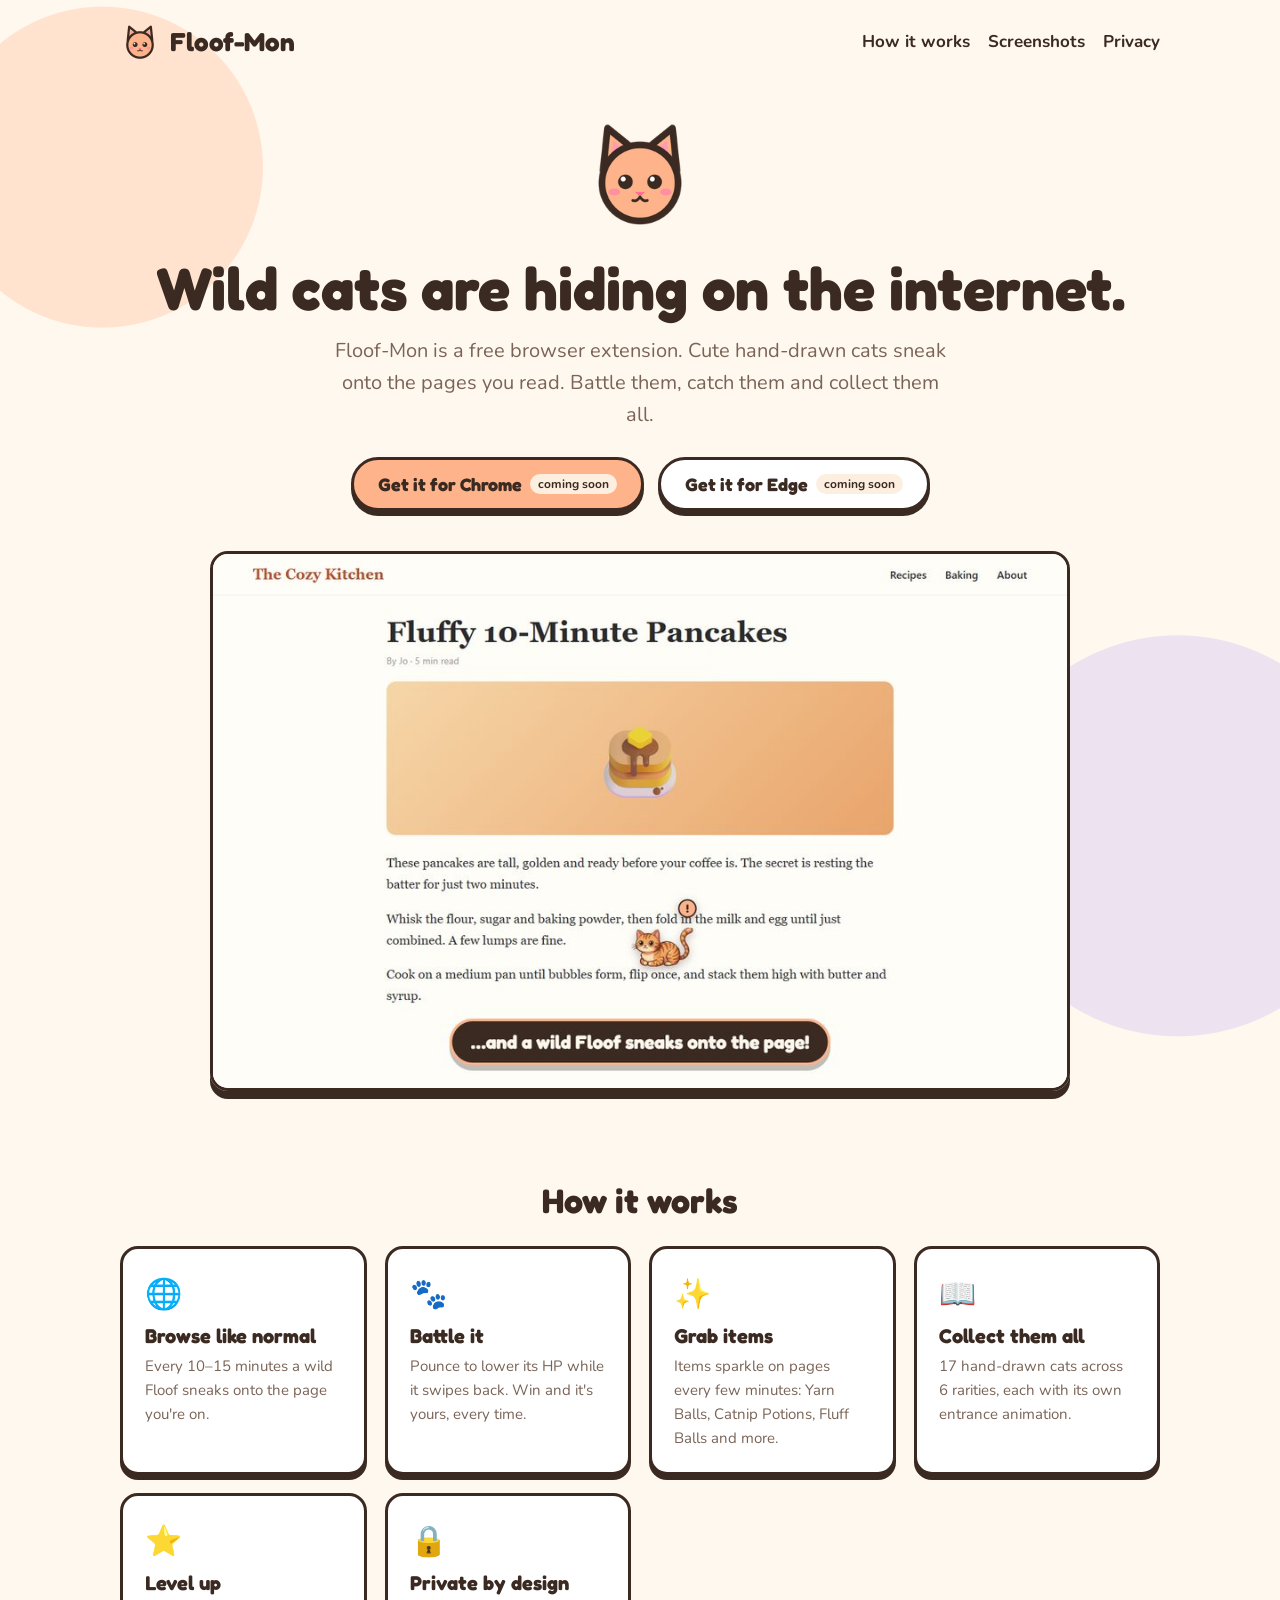
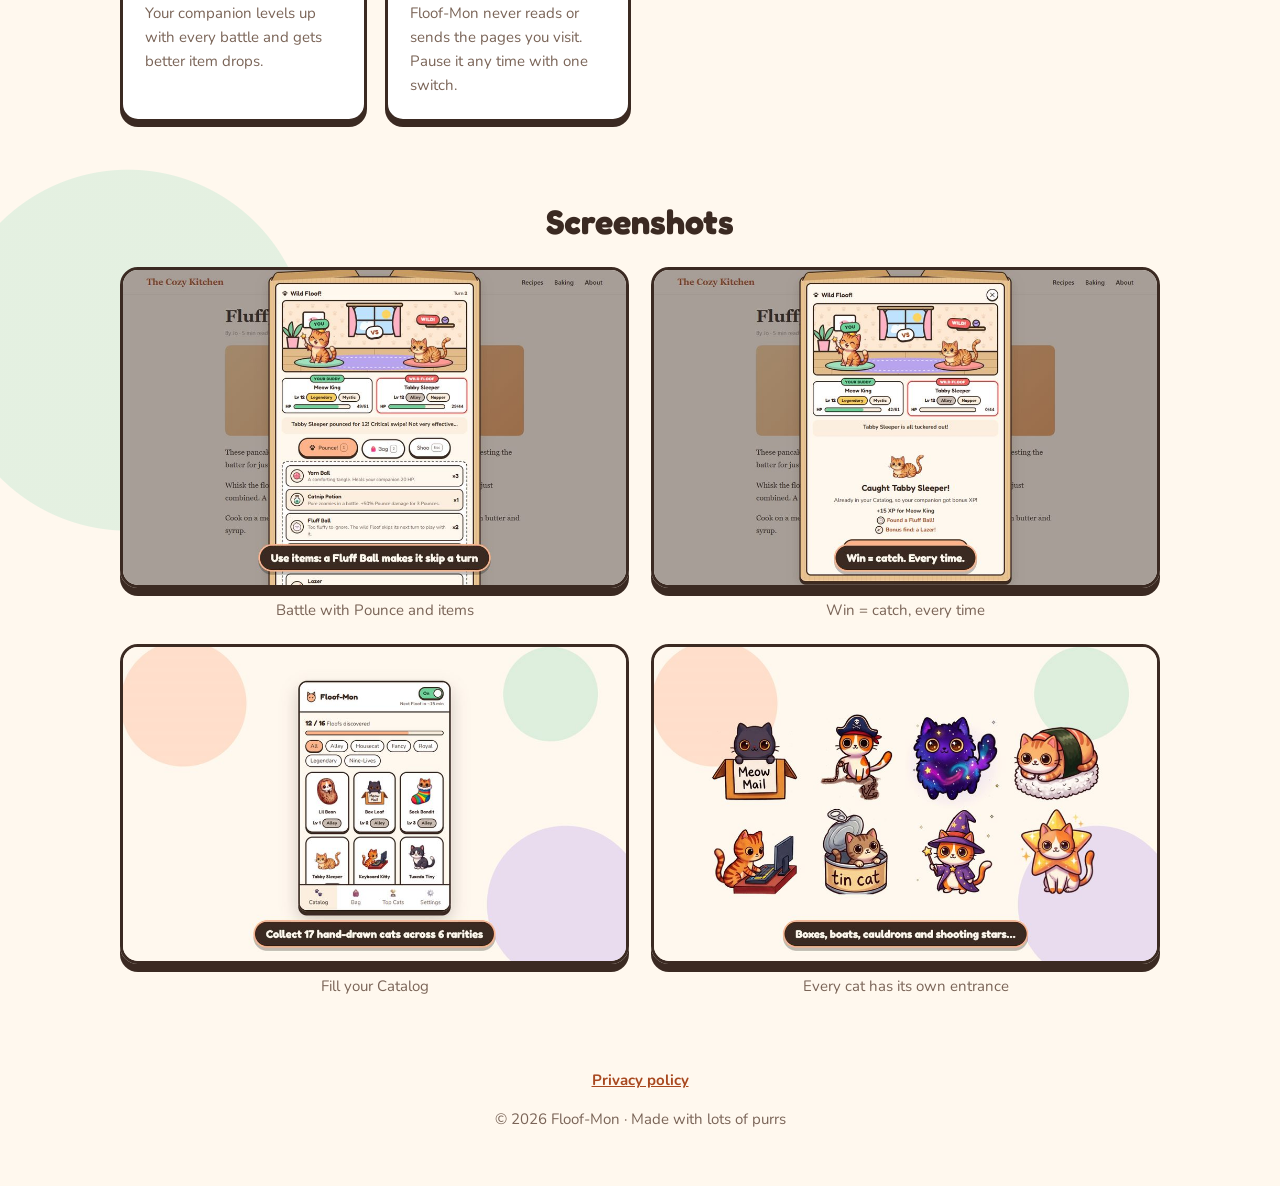
<file: index.html>
<!doctype html>
<html lang="en">
<head>
  <meta charset="utf-8" />
  <meta name="viewport" content="width=device-width, initial-scale=1" />
  <title>Floof-Mon: catch cute cats while you browse</title>
  <meta name="description" content="Floof-Mon is a free browser extension: wild cats appear on the pages you visit. Battle them, catch them and collect them all." />
  <link rel="icon" href="img/favicon.png" />
  <link rel="preconnect" href="https://fonts.googleapis.com" />
  <link rel="preconnect" href="https://fonts.gstatic.com" crossorigin />
  <link href="https://fonts.googleapis.com/css2?family=Fredoka:wght@500;600;700&family=Nunito:wght@400;700&display=swap" rel="stylesheet" />
  <link rel="stylesheet" href="style.css" />
</head>
<body>
  <header class="top">
    <div class="wrap">
      <a class="brand" href="./"><img src="img/logo.png" alt="" />Floof-Mon</a>
      <nav><a href="#features">How it works</a><a href="#gallery">Screenshots</a><a href="privacy.html">Privacy</a></nav>
    </div>
  </header>

  <main>
    <section class="hero wrap">
      <img class="logo" src="img/logo.png" alt="Floof-Mon cat logo" />
      <h1>Wild cats are hiding on the internet.</h1>
      <p>Floof-Mon is a free browser extension. Cute hand-drawn cats sneak onto the pages you read. Battle them, catch them and collect them all.</p>
      <div class="btns">
        <!-- Replace "#" with your store links once Floof-Mon is published. -->
        <a class="btn" href="#">Get it for Chrome <span class="soon">coming soon</span></a>
        <a class="btn alt" href="#">Get it for Edge <span class="soon">coming soon</span></a>
      </div>
      <img class="shot" src="img/1-wild-floof.jpg" alt="A wild Floof sitting on a recipe website" />
    </section>

    <section id="features" class="wrap">
      <h2>How it works</h2>
      <div class="features">
        <div class="card"><div class="ic">🌐</div><h3>Browse like normal</h3><p>Every 10–15 minutes a wild Floof sneaks onto the page you're on.</p></div>
        <div class="card"><div class="ic">🐾</div><h3>Battle it</h3><p>Pounce to lower its HP while it swipes back. Win and it's yours, every time.</p></div>
        <div class="card"><div class="ic">✨</div><h3>Grab items</h3><p>Items sparkle on pages every few minutes: Yarn Balls, Catnip Potions, Fluff Balls and more.</p></div>
        <div class="card"><div class="ic">📖</div><h3>Collect them all</h3><p>17 hand-drawn cats across 6 rarities, each with its own entrance animation.</p></div>
        <div class="card"><div class="ic">⭐</div><h3>Level up</h3><p>Your companion levels up with every battle and gets better item drops.</p></div>
        <div class="card"><div class="ic">🔒</div><h3>Private by design</h3><p>Floof-Mon never reads or sends the pages you visit. Pause it any time with one switch.</p></div>
      </div>
    </section>

    <section id="gallery" class="wrap">
      <h2>Screenshots</h2>
      <div class="gallery">
        <figure><img class="shot" src="img/2-battle.jpg" alt="A battle" /><figcaption>Battle with Pounce and items</figcaption></figure>
        <figure><img class="shot" src="img/3-caught.jpg" alt="Caught screen" /><figcaption>Win = catch, every time</figcaption></figure>
        <figure><img class="shot" src="img/5-catalog.jpg" alt="The Catalog" /><figcaption>Fill your Catalog</figcaption></figure>
        <figure><img class="shot" src="img/7-entrances.jpg" alt="Cat entrances" /><figcaption>Every cat has its own entrance</figcaption></figure>
      </div>
    </section>
  </main>

  <footer>
    <a href="privacy.html">Privacy policy</a>
    <p>© 2026 Floof-Mon · Made with lots of purrs</p>
  </footer>
</body>
</html>
</file>
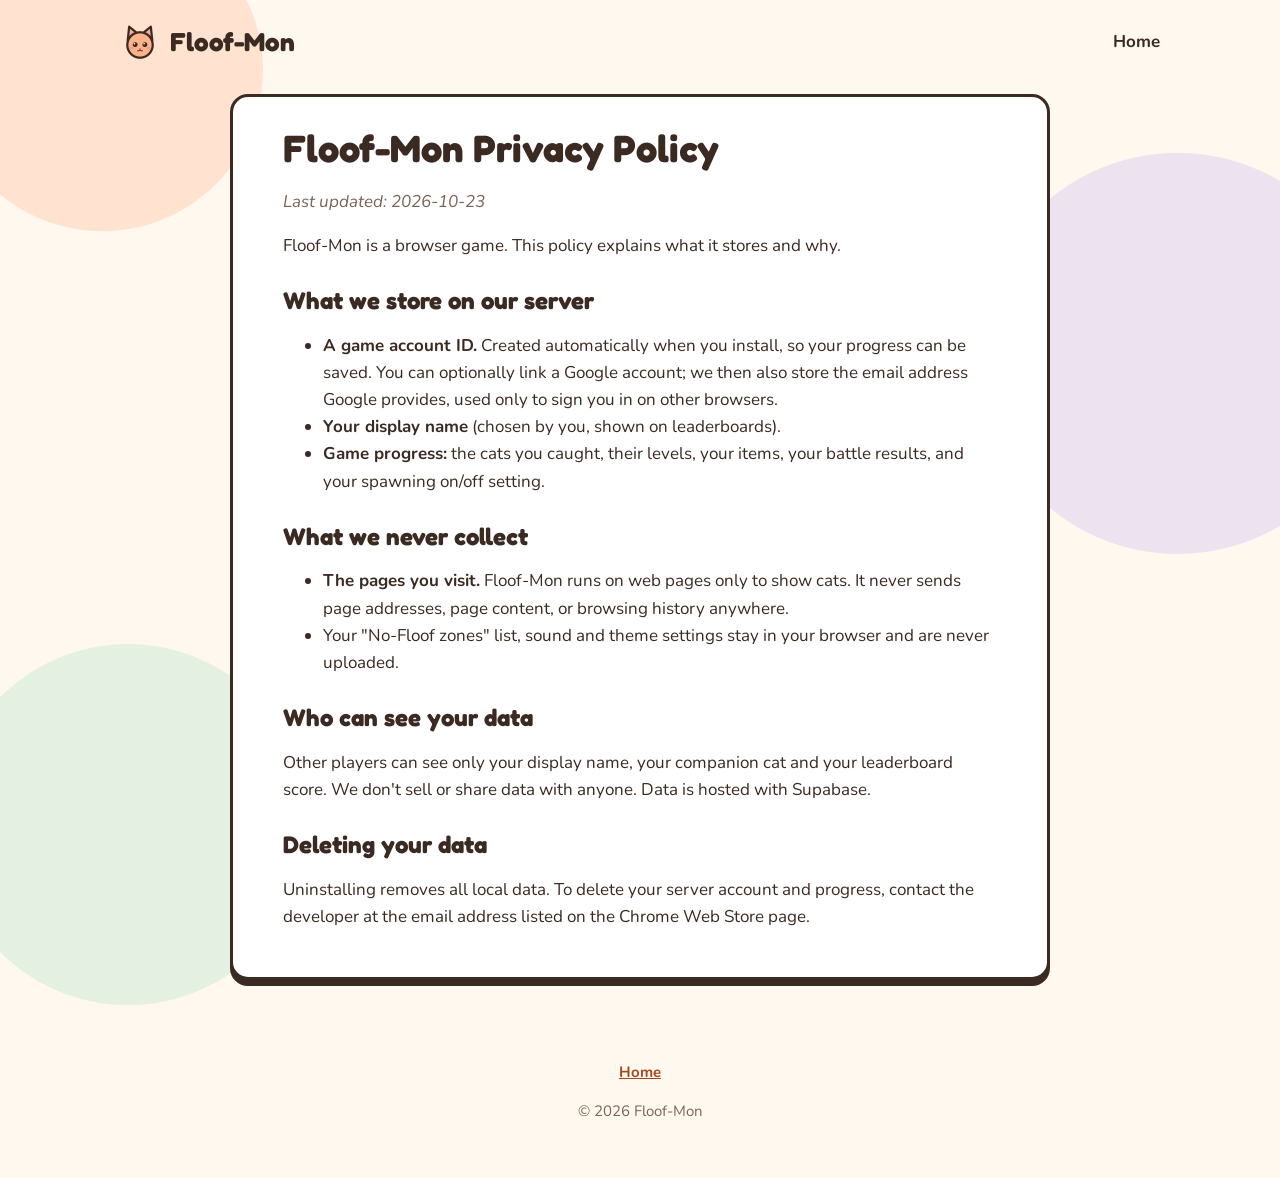
<file: privacy.html>
<!doctype html>
<html lang="en">
<head>
  <meta charset="utf-8" />
  <meta name="viewport" content="width=device-width, initial-scale=1" />
  <title>Floof-Mon Privacy Policy</title>
  <link rel="icon" href="img/favicon.png" />
  <link rel="preconnect" href="https://fonts.googleapis.com" />
  <link rel="preconnect" href="https://fonts.gstatic.com" crossorigin />
  <link href="https://fonts.googleapis.com/css2?family=Fredoka:wght@500;600;700&family=Nunito:wght@400;700&display=swap" rel="stylesheet" />
  <link rel="stylesheet" href="style.css" />
</head>
<body>
  <header class="top">
    <div class="wrap">
      <a class="brand" href="./"><img src="img/logo.png" alt="" />Floof-Mon</a>
      <nav><a href="./">Home</a></nav>
    </div>
  </header>

  <main class="wrap">
    <!-- Keep this in sync with PRIVACY.md in the project. -->
    <article class="doc">
      <h1>Floof-Mon Privacy Policy</h1>
      <p class="updated">Last updated: 2026-10-23</p>
      <p>Floof-Mon is a browser game. This policy explains what it stores and why.</p>

      <h2>What we store on our server</h2>
      <ul>
        <li><strong>A game account ID.</strong> Created automatically when you install, so your progress can be saved. You can optionally link a Google account; we then also store the email address Google provides, used only to sign you in on other browsers.</li>
        <li><strong>Your display name</strong> (chosen by you, shown on leaderboards).</li>
        <li><strong>Game progress:</strong> the cats you caught, their levels, your items, your battle results, and your spawning on/off setting.</li>
      </ul>

      <h2>What we never collect</h2>
      <ul>
        <li><strong>The pages you visit.</strong> Floof-Mon runs on web pages only to show cats. It never sends page addresses, page content, or browsing history anywhere.</li>
        <li>Your "No-Floof zones" list, sound and theme settings stay in your browser and are never uploaded.</li>
      </ul>

      <h2>Who can see your data</h2>
      <p>Other players can see only your display name, your companion cat and your leaderboard score. We don't sell or share data with anyone. Data is hosted with Supabase.</p>

      <h2>Deleting your data</h2>
      <p>Uninstalling removes all local data. To delete your server account and progress, contact the developer at the email address listed on the Chrome Web Store page.</p>
    </article>
  </main>

  <footer>
    <a href="./">Home</a>
    <p>© 2026 Floof-Mon</p>
  </footer>
</body>
</html>
</file>
<file: style.css>
:root {
  --bg: #fff8ee;
  --surface: #ffffff;
  --surface-2: #fcefdf;
  --text: #3b2a22;
  --soft: #7a6457;
  --line: #3b2a22;
  --peach: #ffb38a;
  --lavender: #c0aaf2;
  --mint: #8fd8b8;
}
* { box-sizing: border-box; }
html { scroll-behavior: smooth; }
body {
  margin: 0;
  font: 17px/1.6 'Nunito', 'Segoe UI', system-ui, sans-serif;
  color: var(--text);
  background:
    radial-gradient(circle at 8% 6%, rgba(255, 179, 138, 0.3) 0 160px, transparent 161px),
    radial-gradient(circle at 92% 30%, rgba(192, 170, 242, 0.28) 0 200px, transparent 201px),
    radial-gradient(circle at 10% 70%, rgba(143, 216, 184, 0.24) 0 180px, transparent 181px),
    var(--bg);
}
h1, h2, h3, .brand { font-family: 'Fredoka', 'Segoe UI', sans-serif; line-height: 1.15; margin: 0; }
a { color: #a8481f; font-weight: 700; }
.wrap { width: min(1040px, 100% - 40px); margin: 0 auto; }

header.top { padding: 22px 0; }
header.top .wrap { display: flex; align-items: center; justify-content: space-between; gap: 16px; }
.brand { display: flex; align-items: center; gap: 10px; font-size: 26px; font-weight: 700; color: var(--text); text-decoration: none; }
.brand img { width: 40px; height: 40px; }
nav a { margin-left: 18px; color: var(--text); text-decoration: none; }
nav a:hover { color: #a8481f; }

.hero { text-align: center; padding: 30px 0 50px; }
.hero img.logo { width: 120px; height: 120px; }
.hero h1 { font-size: clamp(36px, 6vw, 60px); margin: 12px 0; }
.hero p { font-size: 20px; color: var(--soft); max-width: 620px; margin: 0 auto 26px; }
.btns { display: flex; gap: 14px; justify-content: center; flex-wrap: wrap; }
.btn {
  display: inline-flex; align-items: center; gap: 8px; padding: 13px 24px;
  border: 3px solid var(--line); border-radius: 999px; background: var(--peach);
  box-shadow: 0 5px 0 var(--line); color: var(--text); text-decoration: none;
  font: 700 18px 'Fredoka', sans-serif;
}
.btn.alt { background: var(--surface); }
.btn .soon { font: 700 12px 'Nunito', sans-serif; padding: 2px 8px; border-radius: 999px; background: var(--surface-2); }

.shot { display: block; width: 100%; border: 3px solid var(--line); border-radius: 18px; box-shadow: 0 8px 0 var(--line); }
.hero .shot { max-width: 860px; margin: 40px auto 0; }

section { padding: 40px 0; }
section h2 { font-size: 34px; text-align: center; margin-bottom: 26px; }
.features { display: grid; grid-template-columns: repeat(auto-fit, minmax(230px, 1fr)); gap: 18px; }
.card {
  padding: 22px; border: 3px solid var(--line); border-radius: 18px; background: var(--surface);
  box-shadow: 0 5px 0 var(--line);
}
.card .ic { font-size: 30px; }
.card h3 { font-size: 20px; margin: 6px 0; }
.card p { margin: 0; color: var(--soft); font-size: 15px; }
.gallery { display: grid; grid-template-columns: repeat(auto-fit, minmax(min(420px, 100%), 1fr)); gap: 22px; }
.gallery figure { margin: 0; }
.gallery figcaption { text-align: center; color: var(--soft); font-size: 15px; margin-top: 10px; }

.doc { background: var(--surface); border: 3px solid var(--line); border-radius: 18px; box-shadow: 0 6px 0 var(--line); padding: 30px clamp(20px, 5vw, 50px); margin: 10px auto 50px; max-width: 820px; }
.doc h1 { font-size: 38px; margin-bottom: 6px; }
.doc h2 { font-size: 24px; margin: 28px 0 8px; text-align: left; }
.doc .updated { color: var(--soft); font-style: italic; }

footer { padding: 30px 0 40px; text-align: center; color: var(--soft); font-size: 15px; }
footer a { margin: 0 10px; }
</file>
